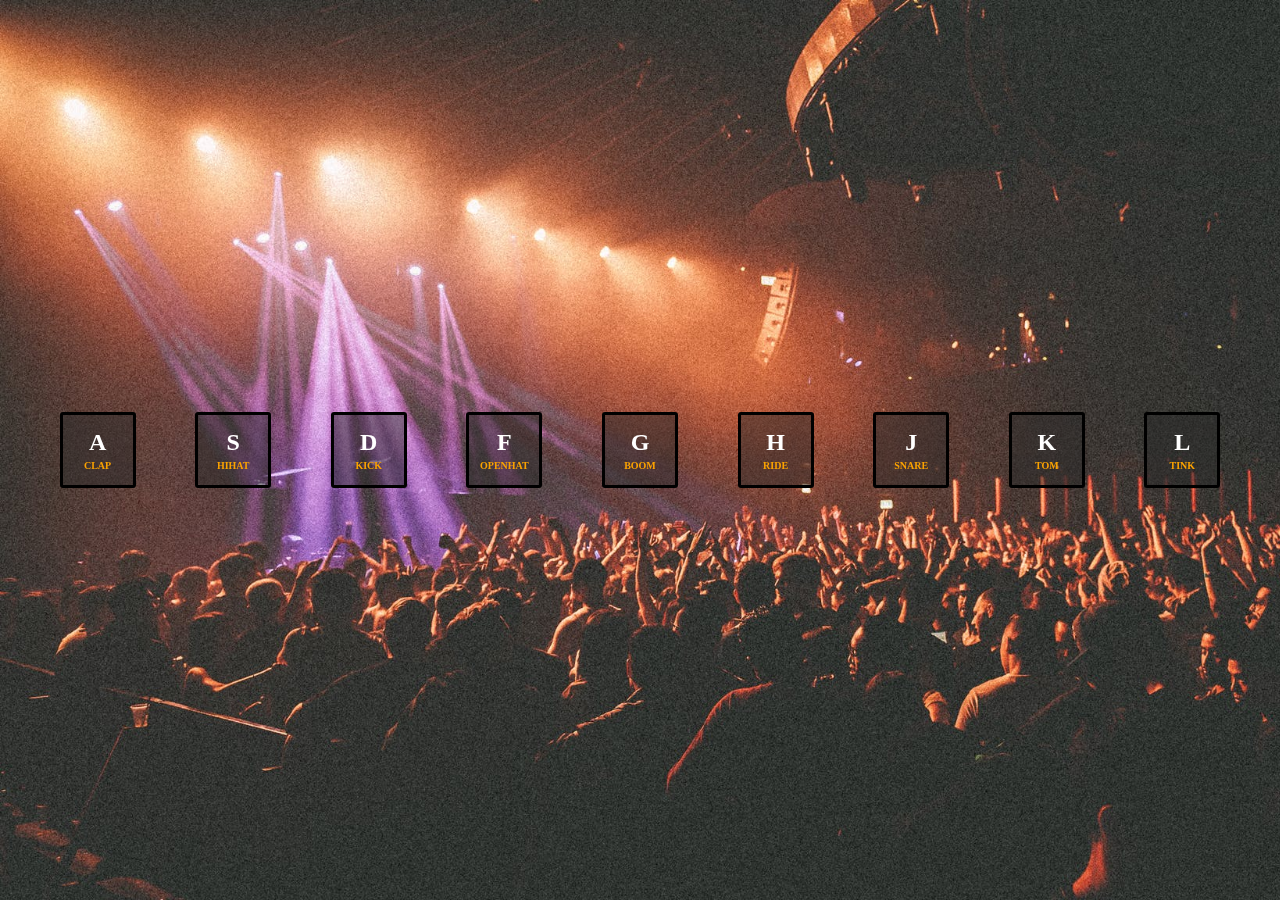
<file: challengeday1/index.html>
<!DOCTYPE html>
<html lang="en">
<head>
    <meta charset="UTF-8">
    <title>JS Drum Kit</title>
    <link rel="stylesheet" href="style.css">
</head>
<body>
    <div class="background">
        <div class="boxes">
            <div class="key">A</div>
            <div class="sound">CLAP</div>
        </div>
        
        <div class="boxes">
            <div class="key">S</div>
            <div class="sound">HIHAT</div>
        </div>

        <div class="boxes">
            <div class="key">D</div>
            <div class="sound">KICK</div>
        </div>

        <div class="boxes">
            <div class="key">F</div>
            <div class="sound">OPENHAT</div>
        </div>

        <div class="boxes">
            <div class="key">G</div>
            <div class="sound">BOOM</div>
        </div>

        <div class="boxes">
            <div class="key">H</div>
            <div class="sound">RIDE</div>
        </div>
            
        <div class="boxes">
            <div class="key">J</div>
            <div class="sound">SNARE</div>
        </div>
            
        <div class="boxes">
            <div class="key">K</div>
            <div class="sound">TOM</div>
        </div>
            
        <div class="boxes">
            <div class="key">L</div>
            <div class="sound">TINK</div>
        </div>
    </div> 


</body>
</html>
</file>
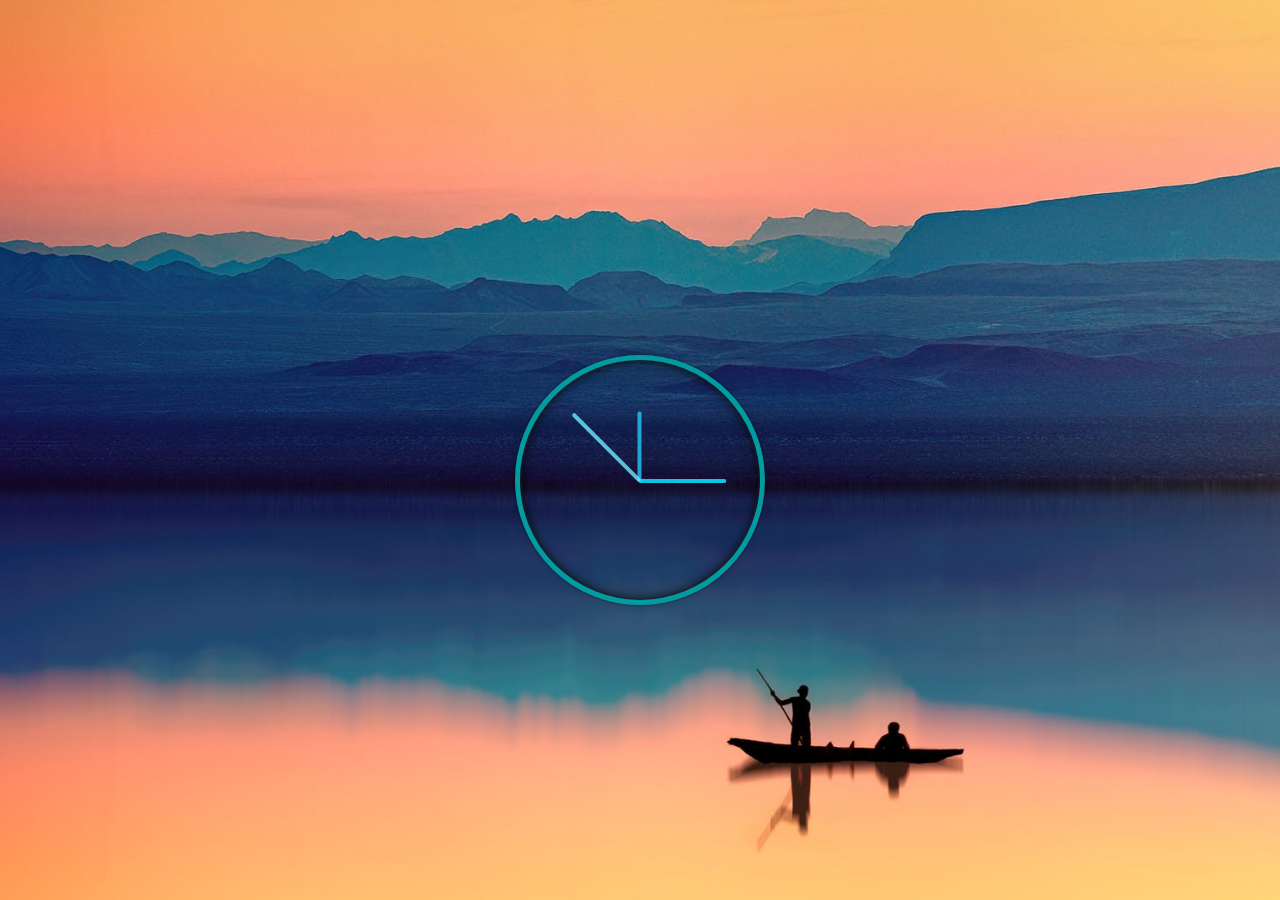
<file: challengeday2/index.html>
<!DOCTYPE html>
<html lang="en">
<head>
    <meta charset="UTF-8">
    <meta name="viewport" content="width=device-width, initial-scale=1.0">
    <meta http-equiv="X-UA-Compatible" content="ie=edge">
    <link rel="stylesheet" href="style.css">
        <title>¨clock challenge¨</title>
</head>
<body>
    <div class="clock">
        <div class="clock-face">
            <div class="base hour"></div>
            <div class="base minute" style="transform: rotate(180deg);"></div>
            <div class="base second"></div>
        </div>
    </div>
</body>
</html>
</file>
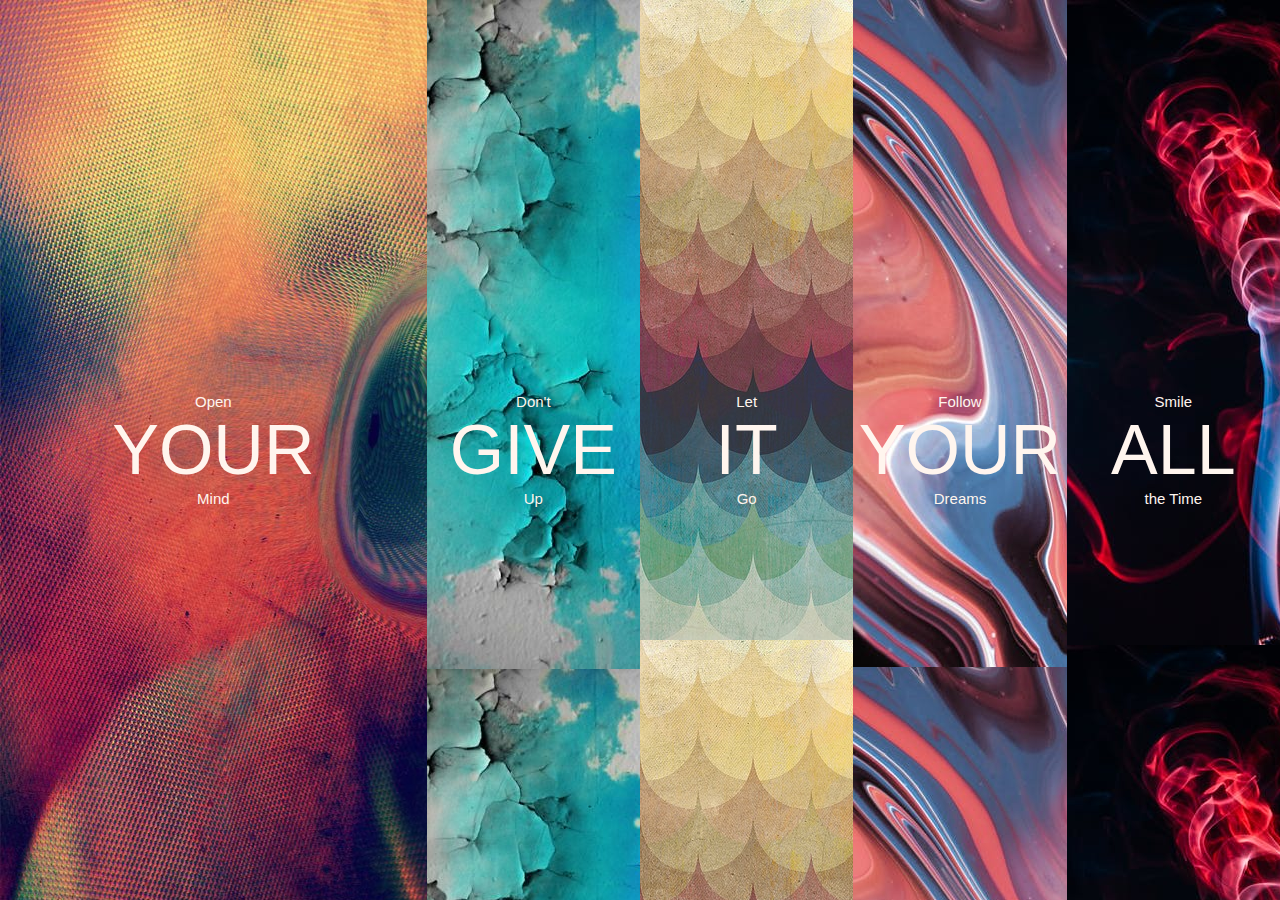
<file: challengeday5/index.html>
<!DOCTYPE html>
<html lang="en">
<head>
    <meta charset="UTF-8">
    <meta name="viewport" content="width=device-width, initial-scale=1.0">
    <meta http-equiv="X-UA-Compatible" content="ie=edge">
    <link rel="stylesheet" href="style.css">
    <title>JS Desafio 05</title>
</head>

<body>

  <div class="panels">
    <div class="panel panel1">
      <div class="first_text text">Open</div>
      <div class="middle_text text">YOUR</div>
      <div class="last_text text">Mind</div>
    </div>

    <div class="pael panel2">
      <div class="first_text text">Don't</div>
      <div class="middle_text text">GIVE</div>
      <div class="last_text text">Up</div>
    </div>

    <div class="panel panel3">
      <div class="first_text text">Let</div>
      <div class="middle_text text">IT</div>
      <div class="last_text text">Go</div>
    </div>

    <div class="panel panel4">
      <div class="first_text text">Follow</div>
      <div class="middle_text text">YOUR</div>
      <div class="last_text text">Dreams</div>
    </div>

    <div class="panel panel5">
      <div class="first_text text">Smile</div>
      <div class="middle_text text">ALL</div>
      <div class="last_text text">the Time</div>
    </div>
  </div>
  <script src="./index.js"></script>
</body>
</html>
</file>
<file: challengeday1/style.css>
body {
    margin: 0%;
    padding: 0%;
}

.background {
    background: no-repeat url(./imgs/show1.jpeg);
    background-size: cover;
    position: fixed;
    width: 100%;
    height: 100%;
    display: flex;
    flex-wrap: wrap;
    align-items: center;
    flex-direction: row;
    justify-content: space-evenly;
}

.boxes {
    border: 3px solid black;
    border-radius: 3px;
    background-color: rgba(41, 41, 41, 0.5);
    width: 70px;
    height: 70px;
    display: flex;
    flex-direction: column;
    justify-content: center;
    align-items: center;
    cursor: pointer;
    transition: width .3s, height .3s, font-size .3s;
}

.boxes:hover {
    width: 80px;
    height: 80px;
    border-color: #ffd000;
    cursor: pointer;
    border: 3px solid rgb(255, 208, 0);
    background-color: rgba(199, 35, 221, 0.199);
    font-size: 20px;   
}

.boxes .key {
    font-family: Verdana;
    font-size: 24px;
    font-weight: bold;
    transition: font-size .3s;
    color: white;
}

.boxes:hover .key {
    font-size: 34px;
}

.sound {
    font-family: 'Segoe UI';
    color: rgb(250, 162, 0);
    font-size: 10px;
    font-weight: bold;
    margin-top: 4px;
}
</file>
<file: challengeday2/style.css>
body {
    padding: 0%;
    margin: 0%;
    display: flex;
    align-items: center;
    min-height: 100vh;
    font-size: 2rem;
}

html {
    background: no-repeat url(./imgs/horizon.jpeg) center / cover fixed;
    position: fixed;
    width: 100%;
    height: 100%;
    display: flex;
    justify-content: center;
    align-items: center;
}

.clock {
    border: 5px solid rgb(2, 155, 160);
    border-radius: 50%;
    background-color: transparent;
    width: 180px;
    height: 180px;
    margin: auto;
    padding: 30px;
    position: relative;
    transform: translateY(30px);
    box-shadow:
      0 0 0px 2px rgba(0, 0, 0, 0.1),
      inset 0 0 0 2px #25252562,
      inset 0 0 12px black,
      0 0 10px rgba(0, 0, 0, 0.137);
}

.clock-face {
    transform: translateY(89px) translateX(-5px);
}

.base.hour {
    background: rgba(40, 196, 243, 0.815);
    border-radius: 15px;
    height: 4px;
    width: 70px;
    position: absolute;
    top: auto;
    transform-origin: 135%;
    transform: rotate(90deg) translateX(25px);
    transition: all 0.05s;
    transition-timing-function: cubic-bezier(0.1, 2.7, 0.58, 1)
}

.base.minute {
    background: rgba(12, 227, 255, 0.863);
    border-radius: 15px;
    height: 4px;
    width: 88px;
    position: absolute;
    top: auto;
    transform-origin: 103%;
    transform: rotate(45deg);
    transition: all 0.05s;
    transition-timing-function: cubic-bezier(0.1, 2.7, 0.58, 1);
}

.base.second {
    background: rgba(106, 231, 253, 0.815);
    border-radius: 15px;
    height: 4px;
    width: 95px;
    position: absolute;
    top: auto;
    transform-origin: 100%;
    transform: rotate(45deg);
    transition: all 0.05s;
    transition-timing-function: cubic-bezier(0.1, 2.7, 0.58, 1);
}
</file>
<file: challengeday5/style.css>
html,
body {
    margin: 0%;
    padding: 0%;
    width: 100%;
    height: 100%;
    background: darkblue;
  }
  
  .panels {
    height: 100%;
    display: flex;
    text-align: center;
    background-size: cover;
    align-items: center;
    justify-content: space-between;
    background-position: center;
  }
  
  .panel1 {
    background-image: url(./imgs/406760_2182610458302_1445887311_n.jpg);
    height: 100%;
    width: 20%;
    display: flex;
    flex-direction: column;
    justify-content: center;
  }
  
  .panel2 {
    background-image: url(./imgs/c157e56c686e442e1f05fe3b240f1a9c.jpeg);
    height: 100%;
    width: 20%;
    display: flex;
    flex-direction: column;
    justify-content: center;
  }
  
  .panel3 {
    background-image: url(./imgs/large.jpg);
    height: 100%;
    width: 20%;
    display: flex;
    flex-direction: column;
    justify-content: center;
  }
  
  .panel4 {
    background-image: url(./imgs/pexels-photo-2832432.jpg);
    height: 100%;
    width: 20%;
    display: flex;
    flex-direction: column;
    justify-content: center;
  }
  
  .panel5 {
    background-image: url(./imgs/pexels-photo-604671.jpeg);
    height: 100%;
    width: 20%;
    display: flex;
    flex-direction: column;
    justify-content: center;
  }

  .first_text {
    font-family: Impact, Haettenschweiler, 'Arial Narrow Bold', sans-serif;
    font-size: 15px;
    color: seashell;
  }

  .middle_text {
    font-family: Impact, Haettenschweiler, 'Arial Narrow Bold', sans-serif;
    font-size: 70px;
    color: seashell;
  }

  .last_text {
    font-family: Impact, Haettenschweiler, 'Arial Narrow Bold', sans-serif;
    font-size: 15px;
    color: seashell;
  }

  .panels :hover {
    height: 100%;
    width: 40%;
    transition: width .5s, height .3s, font-size .3s;
    flex-wrap: wrap;
    flex-direction: column;
  }
</file>
